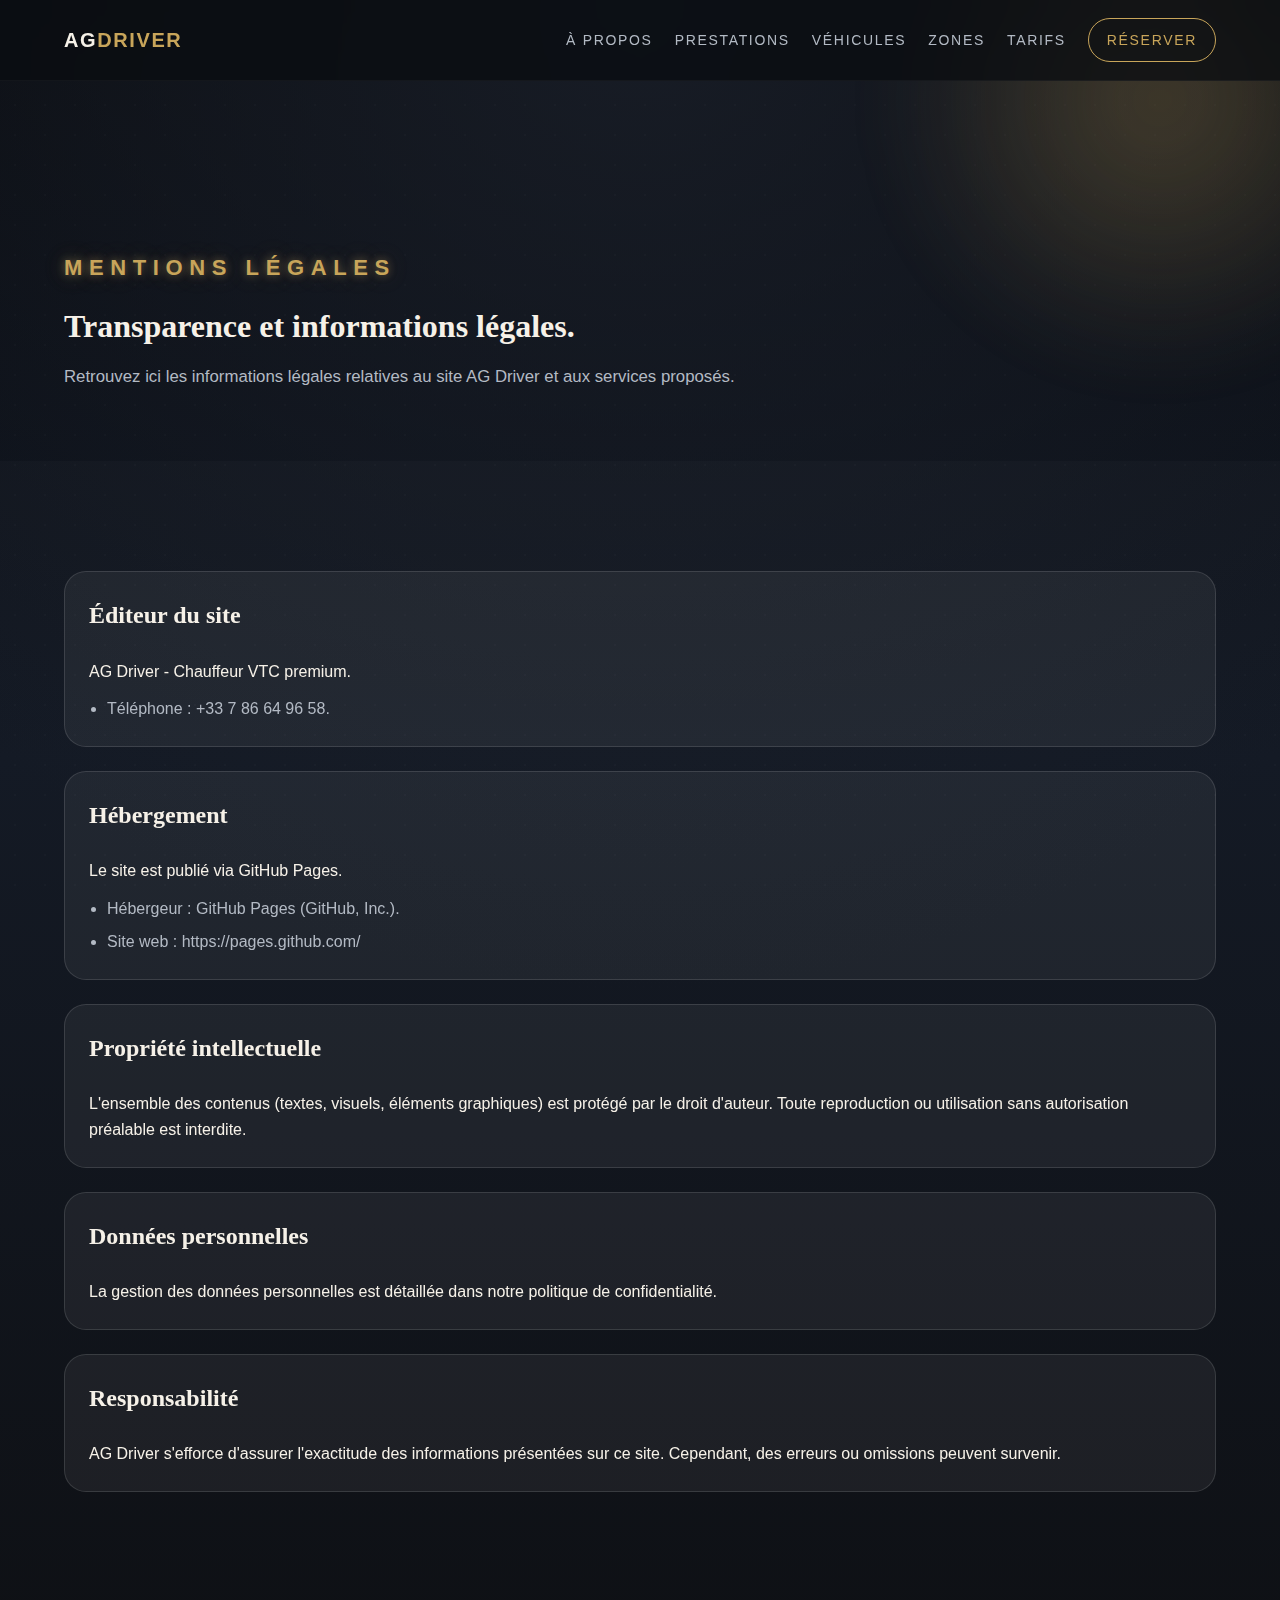
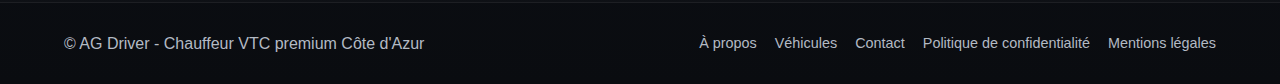
<file: mentions-legales/index.html>
<!doctype html>
<html lang="fr">
  <head>
    <meta charset="utf-8" />
    <meta name="viewport" content="width=device-width, initial-scale=1" />
    <title>Mentions légales - AG Driver</title>
    <meta
      name="description"
      content="Mentions légales du site AG Driver : informations éditeur, hébergement et droits."
    />
    <meta name="robots" content="index, follow" />
    <link rel="canonical" href="https://agcdriver.fr/mentions-legales/" />
    <meta name="author" content="AG Driver" />
    <meta name="theme-color" content="#0a0c10" />
    <meta name="referrer" content="strict-origin-when-cross-origin" />
    <meta
      http-equiv="Content-Security-Policy"
      content="default-src 'self'; base-uri 'self'; form-action 'self'; frame-ancestors 'none'; object-src 'none'; img-src 'self' data: https://tile.openstreetmap.org https://*.tile.openstreetmap.org; media-src 'self'; script-src 'self' https://unpkg.com 'nonce-agcdriver2026'; script-src-attr 'none'; style-src 'self' https://fonts.googleapis.com https://unpkg.com; font-src 'self' https://fonts.gstatic.com; connect-src 'self' https://tile.openstreetmap.org https://*.tile.openstreetmap.org https://fonts.googleapis.com https://fonts.gstatic.com; upgrade-insecure-requests"
    />

    <meta property="og:locale" content="fr_FR" />
    <meta property="og:type" content="website" />
    <meta property="og:site_name" content="AG Driver" />
    <meta property="og:title" content="Mentions légales - AG Driver" />
    <meta
      property="og:description"
      content="Mentions légales du site AG Driver : informations éditeur, hébergement et droits."
    />
    <meta property="og:url" content="https://agcdriver.fr/mentions-legales/" />
    <meta
      property="og:image"
      content="https://agcdriver.fr/assets/img/hero.jpg"
    />
    <meta property="og:image:width" content="1200" />
    <meta property="og:image:height" content="630" />
    <meta property="og:image:alt" content="Berline premium AG Driver" />
    <meta name="twitter:card" content="summary_large_image" />
    <meta name="twitter:title" content="Mentions légales - AG Driver" />
    <meta
      name="twitter:description"
      content="Mentions légales du site AG Driver : informations éditeur, hébergement et droits."
    />
    <meta
      name="twitter:image"
      content="https://agcdriver.fr/assets/img/hero.jpg"
    />

    <link rel="icon" href="../assets/favicon.svg" type="image/svg+xml" />
    <link rel="preconnect" href="https://fonts.googleapis.com" />
    <link rel="preconnect" href="https://fonts.gstatic.com" crossorigin />
    <link
      href="https://fonts.googleapis.com/css2?family=Cormorant+Garamond:wght@500;600;700&family=Manrope:wght@400;500;600;700&display=swap"
      rel="stylesheet"
    />
    <link rel="stylesheet" href="../css/styles.css" />
  </head>

  <body class="no-js">
    <div class="ambient-glow" aria-hidden="true"></div>

    <header class="nav">
      <div class="nav-inner container">
        <a class="logo" href="../#top">AG<span>Driver</span></a>
        <nav class="nav-links" id="nav-menu" aria-label="Navigation principale">
          <a href="../#apropos">À propos</a>
          <a href="../#services">Prestations</a>
          <a href="../#vehicules">Véhicules</a>
          <a href="../#zones">Zones</a>
          <a href="../#tarifs">Tarifs</a>
          <a href="../#contact" class="cta">Réserver</a>
        </nav>
        <button class="nav-toggle" type="button" aria-expanded="false" aria-controls="nav-menu">
          <span></span>
          <span></span>
          <span></span>
        </button>
      </div>
    </header>

    <main class="simple-page">
      <section class="page-hero">
        <div class="container">
          <p class="eyebrow">Mentions légales</p>
          <h1>Transparence et informations légales.</h1>
          <p class="section-text">
            Retrouvez ici les informations légales relatives au site AG Driver et aux
            services proposés.
          </p>
        </div>
      </section>

      <section class="section alt">
        <div class="container policy-content">
          <article class="policy-card">
            <h2>Éditeur du site</h2>
            <p>AG Driver - Chauffeur VTC premium.</p>
            <ul class="policy-list">
              <li>Téléphone : +33 7 86 64 96 58.</li>
            </ul>
          </article>

          <article class="policy-card">
            <h2>Hébergement</h2>
            <p>Le site est publié via GitHub Pages.</p>
            <ul class="policy-list">
              <li>Hébergeur : GitHub Pages (GitHub, Inc.).</li>
              <li>Site web : https://pages.github.com/</li>
            </ul>
          </article>

          <article class="policy-card">
            <h2>Propriété intellectuelle</h2>
            <p>
              L'ensemble des contenus (textes, visuels, éléments graphiques) est protégé
              par le droit d'auteur. Toute reproduction ou utilisation sans autorisation
              préalable est interdite.
            </p>
          </article>

          <article class="policy-card">
            <h2>Données personnelles</h2>
            <p>
              La gestion des données personnelles est détaillée dans notre
              <a href="../politique-confidentialite/">politique de confidentialité</a>.
            </p>
          </article>

          <article class="policy-card">
            <h2>Responsabilité</h2>
            <p>
              AG Driver s'efforce d'assurer l'exactitude des informations présentées sur
              ce site. Cependant, des erreurs ou omissions peuvent survenir.
            </p>
          </article>
        </div>
      </section>
    </main>

    <footer>
      <div class="container footer-inner">
        <p>&copy; AG Driver - Chauffeur VTC premium Côte d'Azur</p>
        <div class="footer-links">
          <a href="../#apropos">À propos</a>
          <a href="../#vehicules">Véhicules</a>
          <a href="../#contact">Contact</a>
          <a href="../politique-confidentialite/">Politique de confidentialité</a>
          <a href="../mentions-legales/">Mentions légales</a>
        </div>
      </div>
    </footer>

    <script src="../js/main.js"></script>
  </body>
</html>
</file>
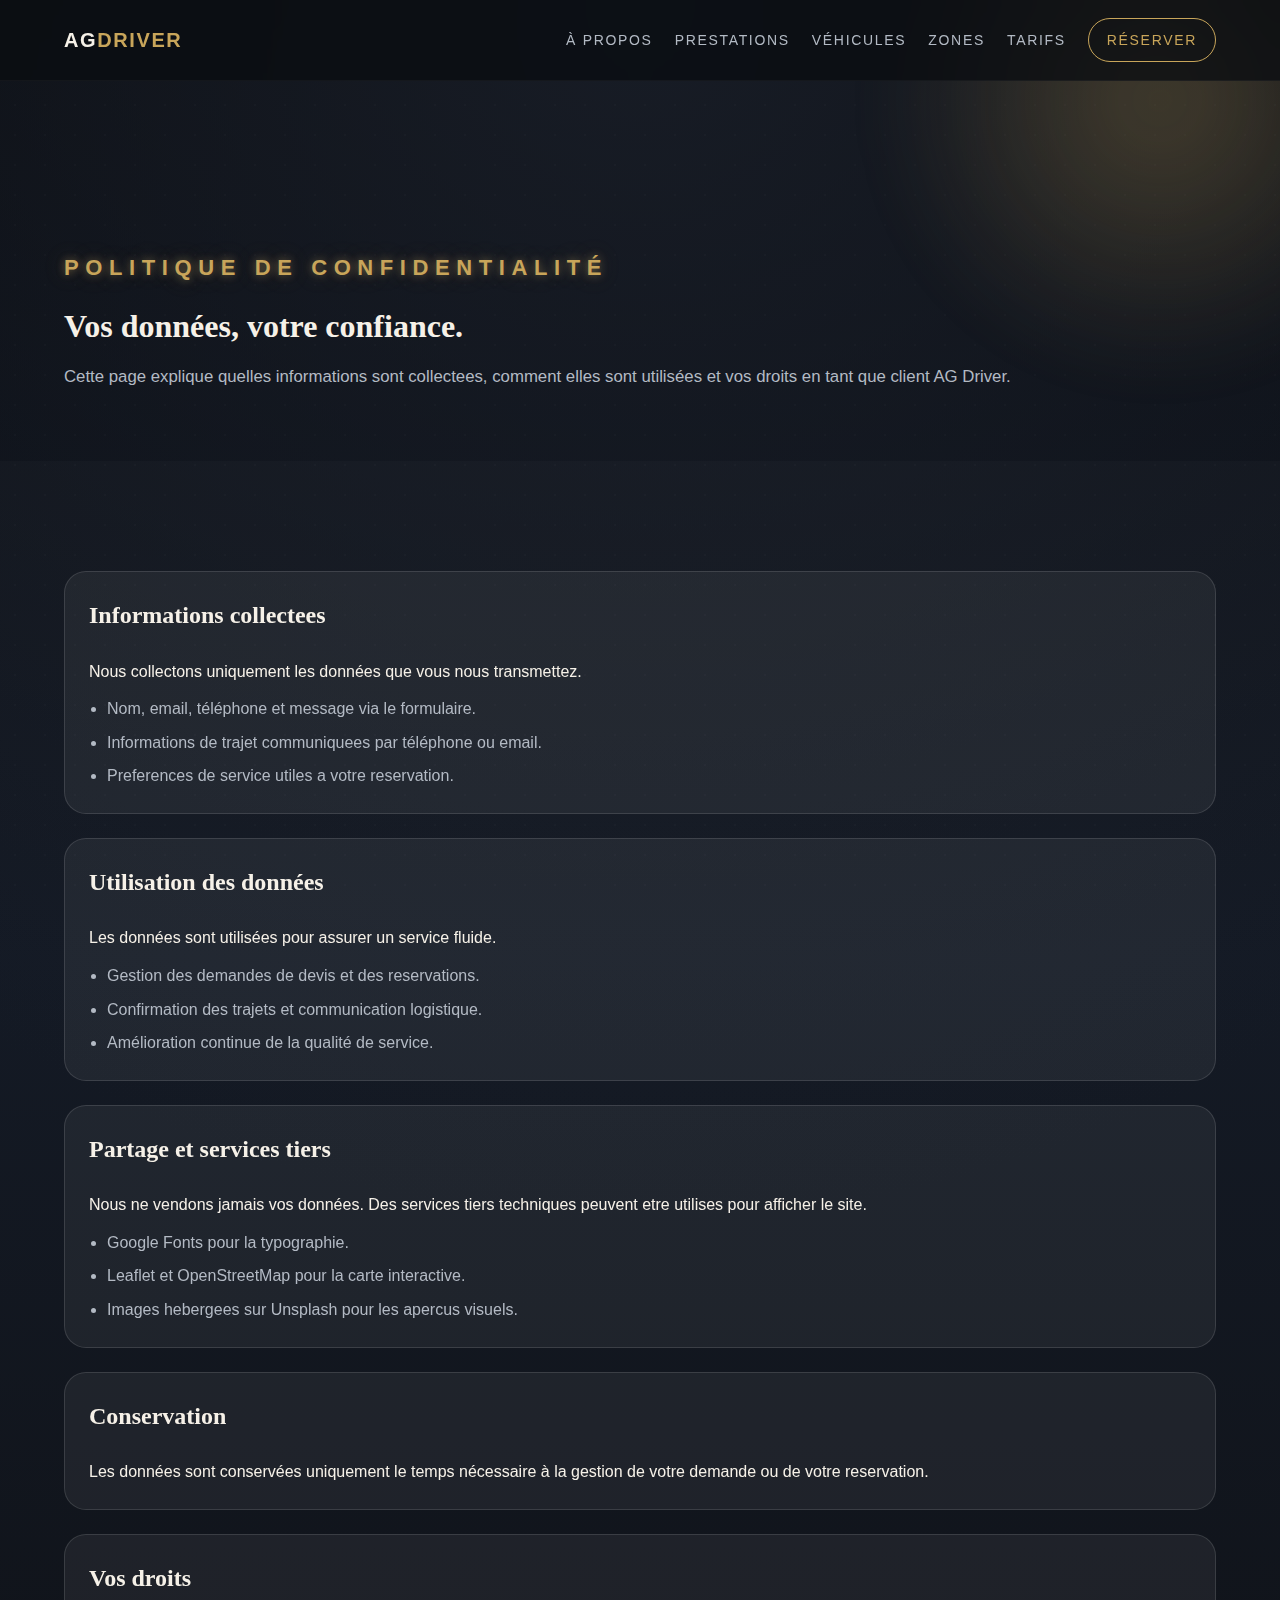
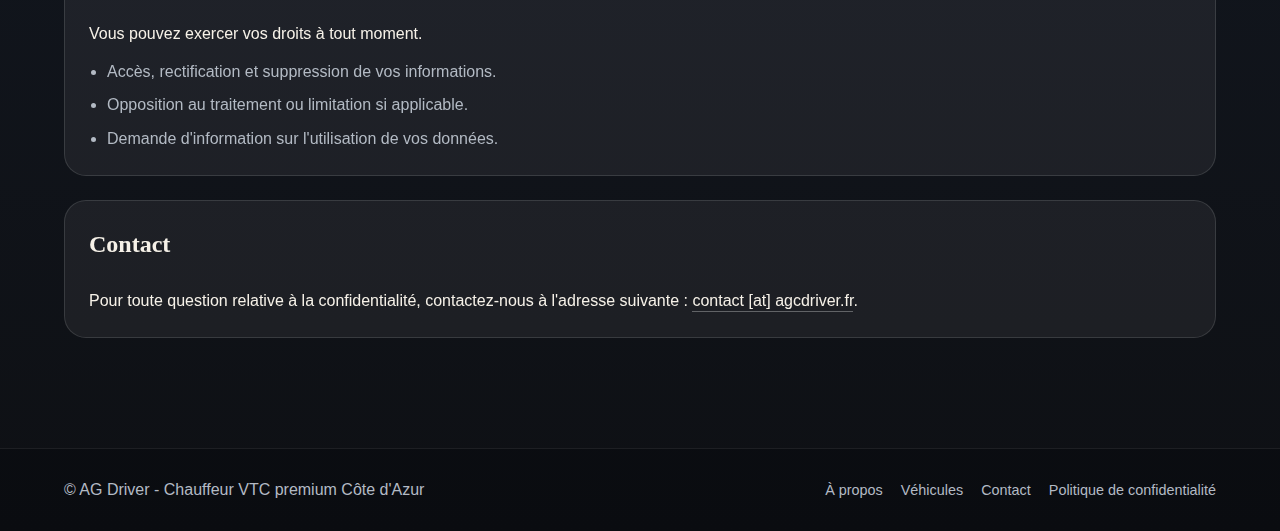
<file: politique-confidentialite.html>
<!doctype html>
<html lang="fr">
  <head>
    <meta charset="utf-8" />
    <meta name="viewport" content="width=device-width, initial-scale=1" />
    <title>Politique de confidentialité - AG Driver</title>
    <meta
      name="description"
      content="Politique de confidentialité et traitement des données personnelles pour AG Driver."
    />
    <meta name="robots" content="index, follow" />
    <link rel="canonical" href="https://agcdriver.fr/politique-confidentialite.html" />
    <meta name="author" content="AG Driver" />
    <meta name="theme-color" content="#0a0c10" />
    <meta name="referrer" content="strict-origin-when-cross-origin" />
    <meta
      http-equiv="Content-Security-Policy"
      content="default-src 'self'; base-uri 'self'; form-action 'self'; frame-ancestors 'none'; object-src 'none'; img-src 'self' data: https://tile.openstreetmap.org https://*.tile.openstreetmap.org; media-src 'self'; script-src 'self' https://unpkg.com 'nonce-agcdriver2026'; script-src-attr 'none'; style-src 'self' https://fonts.googleapis.com https://unpkg.com; font-src 'self' https://fonts.gstatic.com; connect-src 'self' https://tile.openstreetmap.org https://*.tile.openstreetmap.org https://fonts.googleapis.com https://fonts.gstatic.com; upgrade-insecure-requests"
    />

    <meta property="og:locale" content="fr_FR" />
    <meta property="og:type" content="website" />
    <meta property="og:site_name" content="AG Driver" />
    <meta property="og:title" content="Politique de confidentialité - AG Driver" />
    <meta
      property="og:description"
      content="Politique de confidentialité et traitement des données personnelles pour AG Driver."
    />
    <meta property="og:url" content="https://agcdriver.fr/politique-confidentialite.html" />
    <meta
      property="og:image"
      content="https://agcdriver.fr/assets/img/hero.jpg"
    />
    <meta property="og:image:width" content="1200" />
    <meta property="og:image:height" content="630" />
    <meta property="og:image:alt" content="Berline premium AG Driver" />
    <meta name="twitter:card" content="summary_large_image" />
    <meta name="twitter:title" content="Politique de confidentialité - AG Driver" />
    <meta
      name="twitter:description"
      content="Politique de confidentialité et traitement des données personnelles pour AG Driver."
    />
    <meta
      name="twitter:image"
      content="https://agcdriver.fr/assets/img/hero.jpg"
    />

    <link rel="icon" href="assets/favicon.svg" type="image/svg+xml" />
    <link rel="preconnect" href="https://fonts.googleapis.com" />
    <link rel="preconnect" href="https://fonts.gstatic.com" crossorigin />
    <link
      href="https://fonts.googleapis.com/css2?family=Cormorant+Garamond:wght@500;600;700&family=Manrope:wght@400;500;600;700&display=swap"
      rel="stylesheet"
    />
    <link rel="stylesheet" href="css/styles.css" />
  </head>

  <body class="no-js">
    <div class="ambient-glow" aria-hidden="true"></div>

    <header class="nav">
      <div class="nav-inner container">
        <a class="logo" href="index.html#top">AG<span>Driver</span></a>
        <nav class="nav-links" id="nav-menu" aria-label="Navigation principale">
          <a href="index.html#apropos">À propos</a>
          <a href="index.html#services">Prestations</a>
          <a href="index.html#vehicules">Véhicules</a>
          <a href="index.html#zones">Zones</a>
          <a href="index.html#tarifs">Tarifs</a>
          <a href="index.html#contact" class="cta">Réserver</a>
        </nav>
        <button class="nav-toggle" type="button" aria-expanded="false" aria-controls="nav-menu">
          <span></span>
          <span></span>
          <span></span>
        </button>
      </div>
    </header>

    <main class="simple-page">
      <section class="page-hero">
        <div class="container">
          <p class="eyebrow">Politique de confidentialité</p>
          <h1>Vos données, votre confiance.</h1>
          <p class="section-text">
            Cette page explique quelles informations sont collectees, comment elles
            sont utilisées et vos droits en tant que client AG Driver.
          </p>
        </div>
      </section>

      <section class="section alt">
        <div class="container policy-content">
          <article class="policy-card">
            <h2>Informations collectees</h2>
            <p>Nous collectons uniquement les données que vous nous transmettez.</p>
            <ul class="policy-list">
              <li>Nom, email, téléphone et message via le formulaire.</li>
              <li>Informations de trajet communiquees par téléphone ou email.</li>
              <li>Preferences de service utiles a votre reservation.</li>
            </ul>
          </article>

          <article class="policy-card">
            <h2>Utilisation des données</h2>
            <p>Les données sont utilisées pour assurer un service fluide.</p>
            <ul class="policy-list">
              <li>Gestion des demandes de devis et des reservations.</li>
              <li>Confirmation des trajets et communication logistique.</li>
              <li>Amélioration continue de la qualité de service.</li>
            </ul>
          </article>

          <article class="policy-card">
            <h2>Partage et services tiers</h2>
            <p>
              Nous ne vendons jamais vos données. Des services tiers techniques
              peuvent etre utilises pour afficher le site.
            </p>
            <ul class="policy-list">
              <li>Google Fonts pour la typographie.</li>
              <li>Leaflet et OpenStreetMap pour la carte interactive.</li>
              <li>Images hebergees sur Unsplash pour les apercus visuels.</li>
            </ul>
          </article>

          <article class="policy-card">
            <h2>Conservation</h2>
            <p>
              Les données sont conservées uniquement le temps nécessaire à la
              gestion de votre demande ou de votre reservation.
            </p>
          </article>

          <article class="policy-card">
            <h2>Vos droits</h2>
            <p>Vous pouvez exercer vos droits à tout moment.</p>
            <ul class="policy-list">
              <li>Accès, rectification et suppression de vos informations.</li>
              <li>Opposition au traitement ou limitation si applicable.</li>
              <li>Demande d'information sur l'utilisation de vos données.</li>
            </ul>
          </article>

          <article class="policy-card">
            <h2>Contact</h2>
            <p>
              Pour toute question relative à la confidentialité, contactez-nous
              à l'adresse suivante :
              <a class="email-link" data-email-link href="#">contact [at] agcdriver.fr</a>.
            </p>
          </article>
        </div>
      </section>
    </main>

    <footer>
      <div class="container footer-inner">
        <p>&copy; AG Driver - Chauffeur VTC premium Côte d'Azur</p>
        <div class="footer-links">
          <a href="index.html#apropos">À propos</a>
          <a href="index.html#vehicules">Véhicules</a>
          <a href="index.html#contact">Contact</a>
          <a href="politique-confidentialite.html">Politique de confidentialité</a>
        </div>
      </div>
    </footer>

    <script src="js/main.js"></script>
  </body>
</html>
</file>
<file: css/styles.css>
:root {
  color-scheme: dark;
  --bg: #0a0c10;
  --bg-alt: #0f141b;
  --surface: rgba(255, 255, 255, 0.06);
  --surface-strong: rgba(255, 255, 255, 0.12);
  --border: rgba(255, 255, 255, 0.12);
  --text: #f6f1e8;
  --muted: #b3bac4;
  --accent: #c8a55a;
  --accent-strong: #f4d59b;
  --shadow: 0 30px 70px rgba(0, 0, 0, 0.45);
  --radius: 22px;
}

*,
*::before,
*::after {
  box-sizing: border-box;
}

html {
  scroll-behavior: smooth;
  scroll-padding-top: 90px;
}

body {
  margin: 0;
  min-height: 100vh;
  font-family: "Manrope", "Segoe UI", sans-serif;
  color: var(--text);
  background: radial-gradient(circle at top, rgba(25, 30, 40, 0.9), transparent 55%),
    linear-gradient(180deg, #0a0c10 0%, #101621 45%, #0a0c10 100%);
  line-height: 1.6;
  position: relative;
  overflow-x: hidden;
}

body::before {
  content: "";
  position: fixed;
  inset: 0;
  background-image: radial-gradient(rgba(255, 255, 255, 0.06) 1px, transparent 1px);
  background-size: 30px 30px;
  opacity: 0.3;
  pointer-events: none;
  z-index: 0;
}

body.is-loaded {
  overflow-x: hidden;
}

img {
  max-width: 100%;
  display: block;
}

a {
  color: inherit;
  text-decoration: none;
}

h1,
h2,
h3 {
  font-family: "Cormorant Garamond", "Times New Roman", serif;
  font-weight: 600;
  margin: 0 0 12px;
}

p {
  margin: 0;
}

.container {
  width: min(1200px, 90vw);
  margin: 0 auto;
}

.ambient-glow {
  position: fixed;
  width: 560px;
  height: 560px;
  border-radius: 50%;
  top: -180px;
  right: -160px;
  background: radial-gradient(circle, rgba(200, 165, 90, 0.35), transparent 70%);
  filter: blur(40px);
  opacity: 0.8;
  z-index: 0;
  pointer-events: none;
}

/* NAV */
.nav {
  position: fixed;
  top: 0;
  width: 100%;
  z-index: 10;
  background: rgba(10, 12, 16, 0.75);
  backdrop-filter: blur(14px);
  border-bottom: 1px solid rgba(255, 255, 255, 0.04);
}

.nav-inner {
  display: flex;
  align-items: center;
  justify-content: space-between;
  padding: 18px 0;
  gap: 20px;
}

.logo {
  font-size: 20px;
  font-weight: 700;
  letter-spacing: 0.08em;
  text-transform: uppercase;
}

.logo span {
  color: var(--accent);
}

.nav-links {
  display: flex;
  gap: 22px;
  align-items: center;
}

.nav-links a {
  font-size: 14px;
  text-transform: uppercase;
  letter-spacing: 0.12em;
  color: var(--muted);
  position: relative;
  transition: color 0.3s ease;
}

.nav-links a::after {
  content: "";
  position: absolute;
  left: 0;
  bottom: -6px;
  width: 100%;
  height: 2px;
  background: var(--accent);
  transform: scaleX(0);
  transform-origin: left;
  transition: transform 0.3s ease;
}

.nav-links a:hover,
.nav-links a:focus {
  color: var(--text);
}

.nav-links a:hover::after,
.nav-links a:focus::after {
  transform: scaleX(1);
}

.nav-links .cta {
  padding: 10px 18px;
  border-radius: 999px;
  border: 1px solid var(--accent);
  color: var(--accent);
  transition: all 0.3s ease;
}

.nav-links .cta::after {
  display: none;
}

.nav-links .cta:hover {
  background: var(--accent);
  color: #1c1c1c;
}

.nav-toggle {
  display: none;
  background: none;
  border: none;
  cursor: pointer;
  flex-direction: column;
  gap: 5px;
}

.nav-toggle span {
  display: block;
  width: 24px;
  height: 2px;
  background: var(--text);
  border-radius: 4px;
}

/* HERO */
.hero {
  position: relative;
  min-height: 95vh;
  display: flex;
  align-items: center;
  padding-top: 110px;
}

.hero-video {
  position: absolute;
  inset: 0;
  width: 100%;
  height: 100%;
  object-fit: cover;
  filter: brightness(0.55) saturate(1.1);
}

.hero-overlay {
  position: absolute;
  inset: 0;
  background: linear-gradient(120deg, rgba(10, 12, 16, 0.92), rgba(10, 12, 16, 0.6));
}

.hero-content {
  position: relative;
  z-index: 1;
  display: grid;
  grid-template-columns: repeat(2, minmax(0, 1fr));
  gap: 40px;
  align-items: center;
}

.eyebrow {
  font-size: 22px;
  font-weight: bold;
  letter-spacing: 0.3em;
  text-transform: uppercase;
  color: var(--accent);
  margin-bottom: 16px;
  display: inline-block;
  text-shadow:
    0 0 8px rgba(212, 180, 106, 0.45),
    0 0 22px rgba(212, 180, 106, 0.25),
    0 0 40px rgba(212, 180, 106, 0.12);
  animation: glowPulse 4s ease-in-out infinite;
}

@keyframes glowPulse {
  0%, 100% {
    text-shadow:
      0 0 6px rgba(212, 180, 106, 0.30),
      0 0 14px rgba(212, 180, 106, 0.15);
  }
  50% {
    text-shadow:
      0 0 10px rgba(212, 180, 106, 0.80),
      0 0 26px rgba(212, 180, 106, 0.25);
  }
}

.hero h1 {
  font-size: clamp(1.5rem, 3.0vw, 3.0rem);
  line-height: 1.05;
}

.hero h1 span {
  color: var(--accent);
}

.lead {
  margin: 20px 0 32px;
  font-size: 1.0rem;
  color: var(--muted);
}

.hero-actions {
  display: flex;
  gap: 16px;
  flex-wrap: wrap;
}

.hero-highlights {
  display: grid;
  grid-template-columns: repeat(auto-fit, minmax(160px, 1fr));
  gap: 16px;
  margin-top: 34px;
}

.highlight-card {
  padding: 16px 18px;
  background: var(--surface);
  border: 1px solid var(--border);
  border-radius: 16px;
  backdrop-filter: blur(14px);
  display: grid;
  gap: 6px;
  transition: transform 0.3s ease, border-color 0.3s ease;
}

.highlight-card strong {
  font-size: 1.1rem;
}

.highlight-card small {
  color: var(--muted);
}

.highlight-card:hover {
  transform: translateY(-6px);
  border-color: rgba(200, 165, 90, 0.5);
}

.hero-panel {
  justify-self: end;
  width: min(100%, 380px);
}

.panel-card {
  background: rgba(12, 14, 20, 0.85);
  border: 1px solid var(--border);
  border-radius: var(--radius);
  padding: 28px;
  box-shadow: var(--shadow);
  display: grid;
  gap: 16px;
}

.panel-title {
  text-transform: uppercase;
  letter-spacing: 0.22em;
  font-size: 12px;
  color: var(--accent);
}

.panel-phone {
  font-size: 1.4rem;
  font-weight: 600;
}

.panel-note {
  color: var(--muted);
}

.panel-tags {
  display: flex;
  flex-wrap: wrap;
  gap: 10px;
}

.panel-tags span {
  padding: 6px 12px;
  border-radius: 999px;
  background: rgba(200, 165, 90, 0.12);
  color: var(--accent-strong);
  font-size: 0.8rem;
}

.scroll-indicator {
  position: absolute;
  bottom: 24px;
  left: 50%;
  transform: translateX(-50%);
  width: 20px;
  height: 40px;
  border: 1px solid rgba(255, 255, 255, 0.4);
  border-radius: 999px;
  display: grid;
  place-items: center;
}

.scroll-indicator span {
  width: 4px;
  height: 10px;
  border-radius: 999px;
  background: var(--accent);
  animation: scroll 2s infinite;
}

/* BUTTONS */
.btn {
  position: relative;
  padding: 12px 26px;
  border-radius: 999px;
  font-weight: 600;
  font-size: 0.95rem;
  letter-spacing: 0.04em;
  border: 1px solid transparent;
  overflow: hidden;
  transition: transform 0.3s ease, box-shadow 0.3s ease, color 0.3s ease;
}

.btn::after {
  content: "";
  position: absolute;
  top: -50%;
  left: -20%;
  width: 40%;
  height: 200%;
  background: linear-gradient(120deg, transparent, rgba(255, 255, 255, 0.5), transparent);
  transform: translateX(-120%);
  transition: transform 0.5s ease;
}

.btn:hover::after {
  transform: translateX(220%);
}

.btn.primary {
  background: var(--accent);
  color: #1a1a1a;
  box-shadow: 0 16px 30px rgba(200, 165, 90, 0.3);
}

.btn.primary:hover {
  transform: translateY(-2px);
}

.btn.ghost {
  border: 1px solid rgba(255, 255, 255, 0.4);
  color: var(--text);
}

.btn.ghost:hover {
  border-color: var(--accent);
  color: var(--accent);
}

.btn.pulse {
  animation: pulse 0.6s ease;
}

/* SECTIONS */
.section {
  padding: 110px 0;
  position: relative;
  z-index: 1;
}

.section.alt {
  background: rgba(255, 255, 255, 0.02);
}

.section.dark {
  background: var(--bg-alt);
}

.section-head {
  max-width: 720px;
  margin-bottom: 46px;
}

.section-text {
  color: var(--muted);
  font-size: 1.05rem;
}

.about-grid,
.service-grid,
.tarifs-grid {
  display: grid;
  gap: 20px;
}

.about-grid {
  grid-template-columns: repeat(3, minmax(0, 1fr));
}

.service-grid {
  grid-template-columns: repeat(4, minmax(0, 1fr));
}

.about-card,
.service-card,
.tarif-card {
  background: var(--surface);
  border: 1px solid var(--border);
  border-radius: var(--radius);
  padding: 24px;
  transition: transform 0.3s ease, border-color 0.3s ease;
}

.about-card:hover,
.service-card:hover,
.tarif-card:hover {
  transform: translateY(-6px);
  border-color: rgba(200, 165, 90, 0.45);
}

.service-icon {
  display: inline-flex;
  width: 38px;
  height: 38px;
  border-radius: 50%;
  background: rgba(200, 165, 90, 0.2);
  align-items: center;
  justify-content: center;
  margin-bottom: 16px;
  color: var(--accent-strong);
  font-size: 18px;
}

/* VEHICLES */
.vehicle-slider {
  margin-top: 40px;
  display: grid;
  gap: 24px;
}

.vehicle-showcase {
  display: grid;
  grid-template-columns: minmax(0, 1.2fr) minmax(0, 0.8fr);
  gap: 36px;
  align-items: center;
}

.vehicle-media {
  position: relative;
  border-radius: 26px;
  overflow: hidden;
  box-shadow: var(--shadow);
}

.vehicle-media img {
  width: 100%;
  height: 360px;
  object-fit: cover;
  transition: opacity 0.4s ease, transform 0.6s ease;
}

.vehicle-media.is-switching img {
  opacity: 0;
  transform: scale(1.04);
}

.vehicle-glow {
  position: absolute;
  inset: 0;
  background: linear-gradient(120deg, rgba(200, 165, 90, 0.2), transparent 60%);
  mix-blend-mode: screen;
}

.vehicle-info {
  display: grid;
  gap: 16px;
}

.vehicle-eyebrow {
  text-transform: uppercase;
  letter-spacing: 0.3em;
  font-size: 12px;
  color: var(--accent);
}

.vehicle-meta {
  display: flex;
  gap: 16px;
  flex-wrap: wrap;
  color: var(--accent-strong);
  font-weight: 600;
}

.vehicle-tags {
  display: flex;
  flex-wrap: wrap;
  gap: 10px;
}

.vehicle-tags span {
  padding: 6px 12px;
  border-radius: 999px;
  background: rgba(255, 255, 255, 0.08);
  color: var(--muted);
  font-size: 0.85rem;
}

.vehicle-controls {
  display: flex;
  align-items: center;
  justify-content: center;
  gap: 18px;
}

.arrow {
  background: rgba(255, 255, 255, 0.08);
  border: 1px solid var(--border);
  width: 46px;
  height: 46px;
  border-radius: 50%;
  color: var(--text);
  font-size: 24px;
  cursor: pointer;
  transition: transform 0.3s ease, border-color 0.3s ease;
}

.arrow:hover {
  transform: translateY(-2px);
  border-color: rgba(200, 165, 90, 0.6);
}

.vehicle-dots {
  display: flex;
  gap: 10px;
}

.vehicle-dots button {
  width: 10px;
  height: 10px;
  border-radius: 50%;
  border: none;
  background: rgba(255, 255, 255, 0.3);
  cursor: pointer;
  transition: transform 0.3s ease, background 0.3s ease;
}

.vehicle-dots button.active {
  background: var(--accent);
  transform: scale(1.4);
}

/* ZONES */
.zones-grid {
  display: grid;
  grid-template-columns: repeat(2, minmax(0, 1fr));
  gap: 28px;
  align-items: center;
}

.zones-list h3 {
  margin-bottom: 16px;
}

.zones-pills {
  list-style: none;
  display: flex;
  flex-wrap: wrap;
  gap: 12px;
  padding: 0;
  margin: 0 0 18px;
}

.zones-pills li {
  padding: 8px 14px;
  border-radius: 999px;
  background: rgba(255, 255, 255, 0.08);
  color: var(--text);
  font-size: 0.9rem;
}

.zones-note {
  color: var(--muted);
}

.map-card {
  background: var(--surface);
  border: 1px solid var(--border);
  border-radius: var(--radius);
  padding: 16px;
  display: grid;
  gap: 12px;
}

.map {
  height: 360px;
  border-radius: 18px;
  overflow: hidden;
}

.map-legend {
  display: flex;
  gap: 10px;
  align-items: center;
  color: var(--muted);
  font-size: 0.9rem;
}

.legend-dot {
  width: 10px;
  height: 10px;
  border-radius: 50%;
  background: var(--accent);
}

.leaflet-container {
  background: #0c111a;
  font-family: "Manrope", sans-serif;
}

.leaflet-control-zoom a {
  background: #0c111a;
  color: var(--text);
  border: 1px solid var(--border);
}

.leaflet-control-attribution {
  color: var(--muted);
}

.map-pin {
  width: 14px;
  height: 14px;
  border-radius: 50%;
  background: var(--accent);
  border: 2px solid #fff;
  box-shadow: 0 0 12px rgba(200, 165, 90, 0.6);
}

/* TARIFS */
.tarifs-grid {
  grid-template-columns: repeat(3, minmax(0, 1fr));
}

.tarif-card {
  display: grid;
  gap: 12px;
}

.tarif-title {
  color: var(--muted);
  text-transform: uppercase;
  letter-spacing: 0.2em;
  font-size: 0.75rem;
}

.tarif-value {
  font-size: 1.5rem;
  font-weight: 600;
}

.tarif-note {
  color: var(--muted);
}

.tarif-card.highlight {
  border-color: rgba(200, 165, 90, 0.6);
  background: rgba(200, 165, 90, 0.1);
}

/* CONTACT */
.contact-card {
  display: grid;
  grid-template-columns: repeat(2, minmax(0, 1fr));
  gap: 32px;
  background: var(--surface);
  border-radius: var(--radius);
  border: 1px solid var(--border);
  padding: 36px;
}

.contact-actions {
  display: flex;
  gap: 16px;
  flex-wrap: wrap;
  margin-top: 24px;
}

.contact-email {
  margin-top: 12px;
  color: var(--muted);
  font-size: 0.95rem;
}

.email-link {
  color: var(--text);
  border-bottom: 1px solid rgba(255, 255, 255, 0.3);
  padding-bottom: 2px;
  transition: color 0.3s ease, border-color 0.3s ease;
}

.email-link:hover {
  color: var(--accent);
  border-color: var(--accent);
}

.contact-details {
  display: grid;
  grid-template-columns: repeat(3, minmax(0, 1fr));
  gap: 12px;
  margin-top: 28px;
  color: var(--muted);
}

.contact-details strong {
  color: var(--text);
  display: block;
  margin-top: 4px;
}

.contact-form {
  display: grid;
  gap: 16px;
}

.hp-field {
  position: absolute;
  left: -9999px;
  width: 1px;
  height: 1px;
  overflow: hidden;
  opacity: 0;
}

.field {
  display: grid;
  gap: 8px;
}

label {
  font-size: 0.85rem;
  color: var(--muted);
}

input,
textarea {
  width: 100%;
  padding: 12px 14px;
  border-radius: 14px;
  border: 1px solid var(--border);
  background: rgba(10, 12, 16, 0.6);
  color: var(--text);
  font: inherit;
  transition: border-color 0.2s ease, box-shadow 0.2s ease, transform 0.2s ease;
}

input:focus,
textarea:focus {
  outline: none;
  border-color: var(--accent);
  box-shadow: 0 0 0 4px rgba(200, 165, 90, 0.2);
  transform: translateY(-1px);
}

.form-status {
  min-height: 1.4em;
  color: var(--accent-strong);
  opacity: 0;
  transform: translateY(6px);
  transition: opacity 0.3s ease, transform 0.3s ease;
}

.form-status.is-error {
  color: #f2a4a4;
}

.contact-form.is-sent .form-status {
  opacity: 1;
  transform: translateY(0);
}

.btn:disabled {
  opacity: 0.6;
  cursor: not-allowed;
  transform: none;
}

/* FOOTER */
footer {
  border-top: 1px solid rgba(255, 255, 255, 0.08);
  padding: 28px 0;
  color: var(--muted);
}

.footer-inner {
  display: flex;
  justify-content: space-between;
  align-items: center;
  gap: 16px;
}

.footer-links {
  display: flex;
  gap: 18px;
  font-size: 0.9rem;
}

.footer-links a {
  color: var(--muted);
}

.footer-links a:hover {
  color: var(--text);
}

/* SIMPLE PAGES */
.simple-page {
  padding-top: 110px;
}

.page-hero {
  padding: 140px 0 70px;
}

.simple-card {
  background: var(--surface);
  border: 1px solid var(--border);
  border-radius: var(--radius);
  padding: 36px;
  box-shadow: var(--shadow);
}

.centered {
  text-align: center;
}

.centered .hero-actions {
  justify-content: center;
}

.policy-content {
  display: grid;
  gap: 24px;
}

.policy-card {
  background: var(--surface);
  border: 1px solid var(--border);
  border-radius: var(--radius);
  padding: 24px;
  display: grid;
  gap: 12px;
}

.policy-list {
  margin: 0;
  padding-left: 18px;
  color: var(--muted);
  display: grid;
  gap: 8px;
}

.error-grid {
  display: grid;
  grid-template-columns: repeat(2, minmax(0, 1fr));
  gap: 32px;
  align-items: center;
}

.error-card {
  background: var(--surface);
  border: 1px solid var(--border);
  border-radius: var(--radius);
  padding: 32px;
  box-shadow: var(--shadow);
  display: grid;
  gap: 14px;
}

.error-code {
  font-size: clamp(3rem, 12vw, 6rem);
  font-weight: 600;
  color: var(--accent);
  letter-spacing: 0.12em;
}

.error-lead {
  font-size: 1.1rem;
  font-weight: 600;
}

.error-links {
  display: grid;
  gap: 10px;
}

.error-links a {
  display: flex;
  justify-content: space-between;
  align-items: center;
  padding: 10px 14px;
  border-radius: 14px;
  border: 1px solid var(--border);
  background: rgba(255, 255, 255, 0.04);
  color: var(--text);
  font-size: 0.95rem;
  transition: transform 0.3s ease, border-color 0.3s ease, color 0.3s ease;
}

.error-links a:hover {
  transform: translateY(-2px);
  border-color: rgba(200, 165, 90, 0.6);
  color: var(--accent);
}

.error-arrow {
  color: var(--accent);
  font-size: 1.1rem;
}

.error-meta {
  display: flex;
  gap: 18px;
  flex-wrap: wrap;
  margin-top: 24px;
  color: var(--muted);
}

.error-meta strong {
  display: block;
  color: var(--text);
  margin-top: 4px;
}

/* REVEAL */
.reveal {
  opacity: 0;
  transform: translateY(24px);
  transition: opacity 0.8s ease, transform 0.8s ease;
}

.reveal.in-view {
  opacity: 1;
  transform: translateY(0);
}

body.is-loaded .hero-text,
body.is-loaded .hero-panel {
  animation: fadeUp 0.9s ease both;
}

body.is-loaded .hero-panel {
  animation-delay: 0.15s;
}

body.is-loaded .hero-highlights {
  animation: fadeUp 1s ease both;
  animation-delay: 0.35s;
}

@keyframes fadeUp {
  from {
    opacity: 0;
    transform: translateY(24px);
  }
  to {
    opacity: 1;
    transform: translateY(0);
  }
}

@keyframes pulse {
  0% {
    transform: scale(1);
  }
  50% {
    transform: scale(1.04);
  }
  100% {
    transform: scale(1);
  }
}

@keyframes scroll {
  0% {
    transform: translateY(-6px);
    opacity: 0;
  }
  50% {
    opacity: 1;
  }
  100% {
    transform: translateY(8px);
    opacity: 0;
  }
}

@media (max-width: 1024px) {
  .hero-content {
    grid-template-columns: 1fr;
  }

  .hero-panel {
    justify-self: start;
  }

  .service-grid {
    grid-template-columns: repeat(2, minmax(0, 1fr));
  }

  .about-grid {
    grid-template-columns: repeat(2, minmax(0, 1fr));
  }

  .tarifs-grid {
    grid-template-columns: repeat(2, minmax(0, 1fr));
  }

  .contact-card {
    grid-template-columns: 1fr;
  }

  .contact-details {
    grid-template-columns: repeat(3, minmax(0, 1fr));
  }

  .error-grid {
    grid-template-columns: 1fr;
  }
}

@media (max-width: 900px) {
  .nav-links {
    position: absolute;
    right: 5vw;
    top: 72px;
    flex-direction: column;
    background: rgba(10, 12, 16, 0.95);
    padding: 18px;
    border-radius: 16px;
    border: 1px solid var(--border);
    opacity: 0;
    pointer-events: none;
    transform: translateY(-10px);
    transition: opacity 0.3s ease, transform 0.3s ease;
  }

  .nav-links.is-open {
    opacity: 1;
    pointer-events: auto;
    transform: translateY(0);
  }

  .nav-toggle {
    display: flex;
  }
}

@media (max-width: 768px) {
  .hero {
    padding-top: 120px;
  }

  .hero-actions {
    flex-direction: column;
    align-items: flex-start;
  }

  .hero-highlights {
    grid-template-columns: 1fr;
  }

  .vehicle-showcase {
    grid-template-columns: 1fr;
  }

  .vehicle-media img {
    height: 280px;
  }

  .zones-grid {
    grid-template-columns: 1fr;
  }

  .about-grid,
  .service-grid,
  .tarifs-grid {
    grid-template-columns: 1fr;
  }

  .footer-inner {
    flex-direction: column;
  }
}

@media (prefers-reduced-motion: reduce) {
  *,
  *::before,
  *::after {
    animation-duration: 0.01ms !important;
    animation-iteration-count: 1 !important;
    transition-duration: 0.01ms !important;
    scroll-behavior: auto !important;
  }
}
</file>
